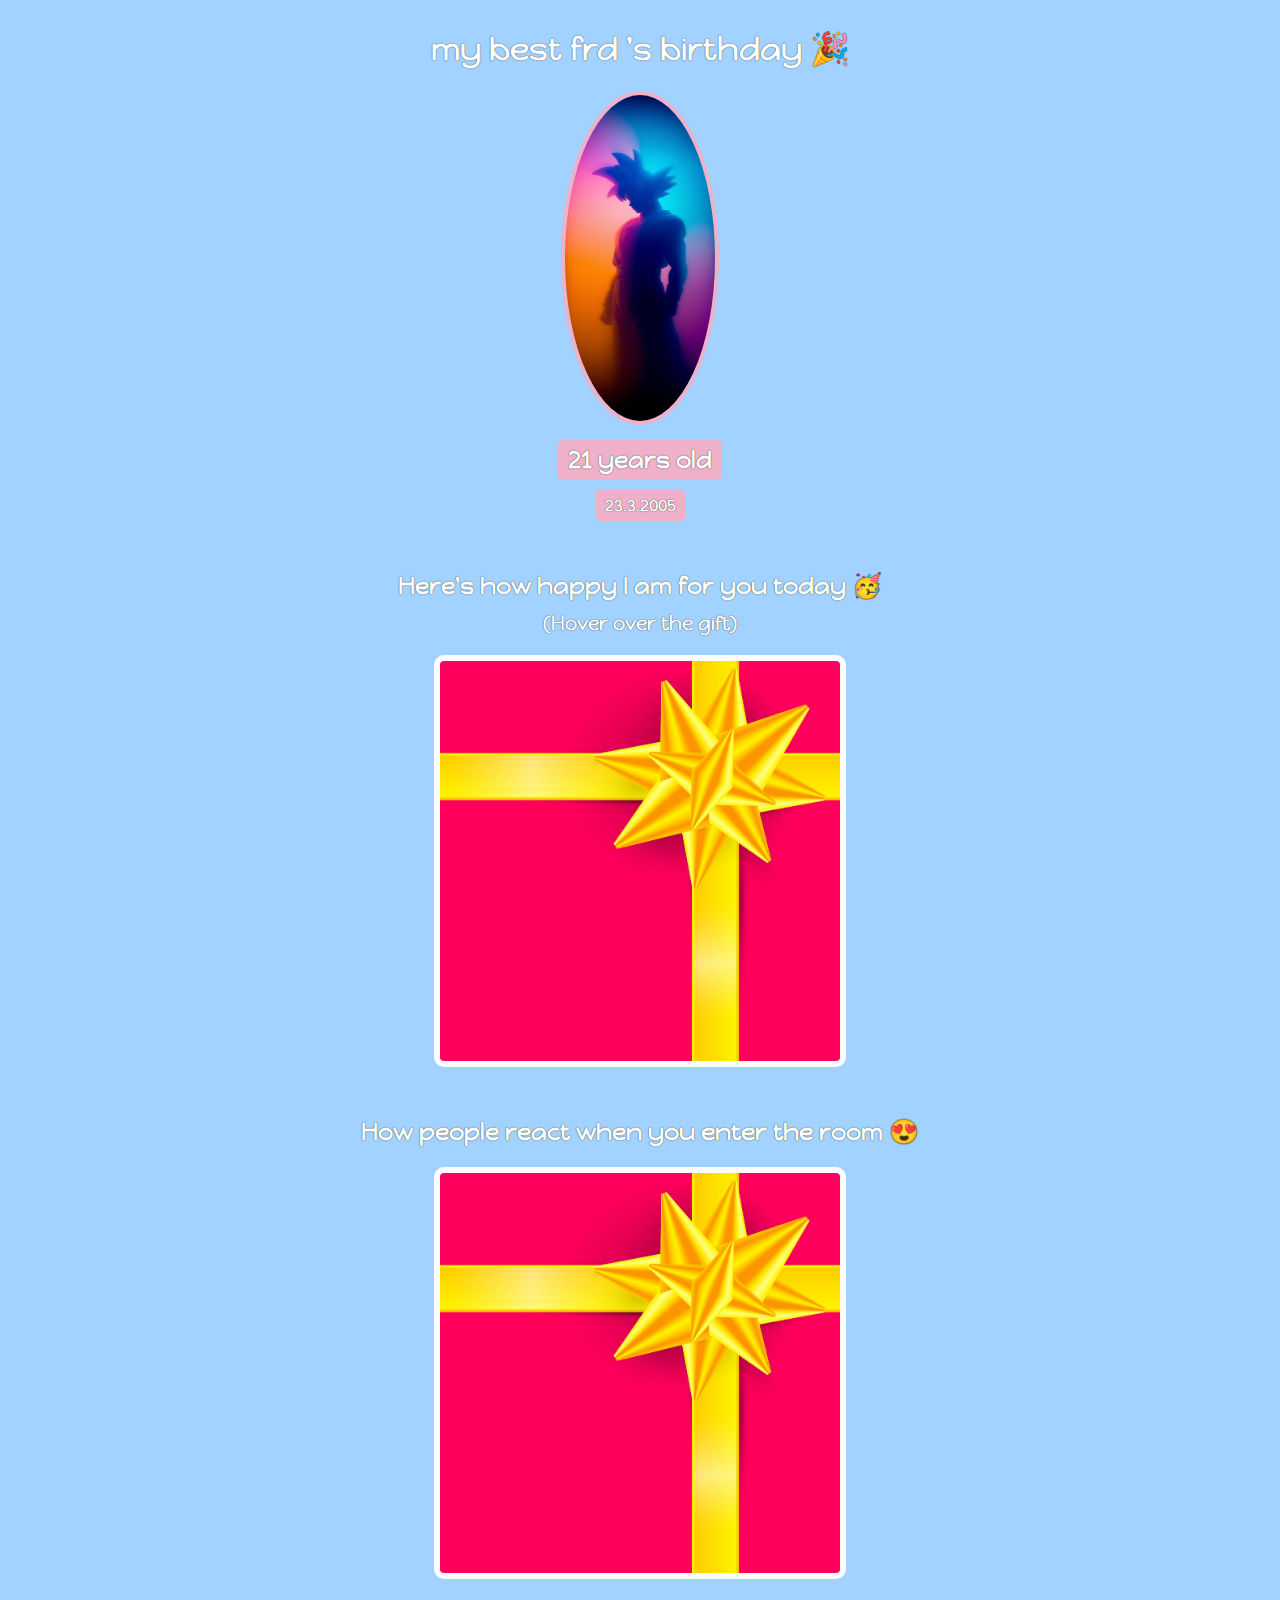
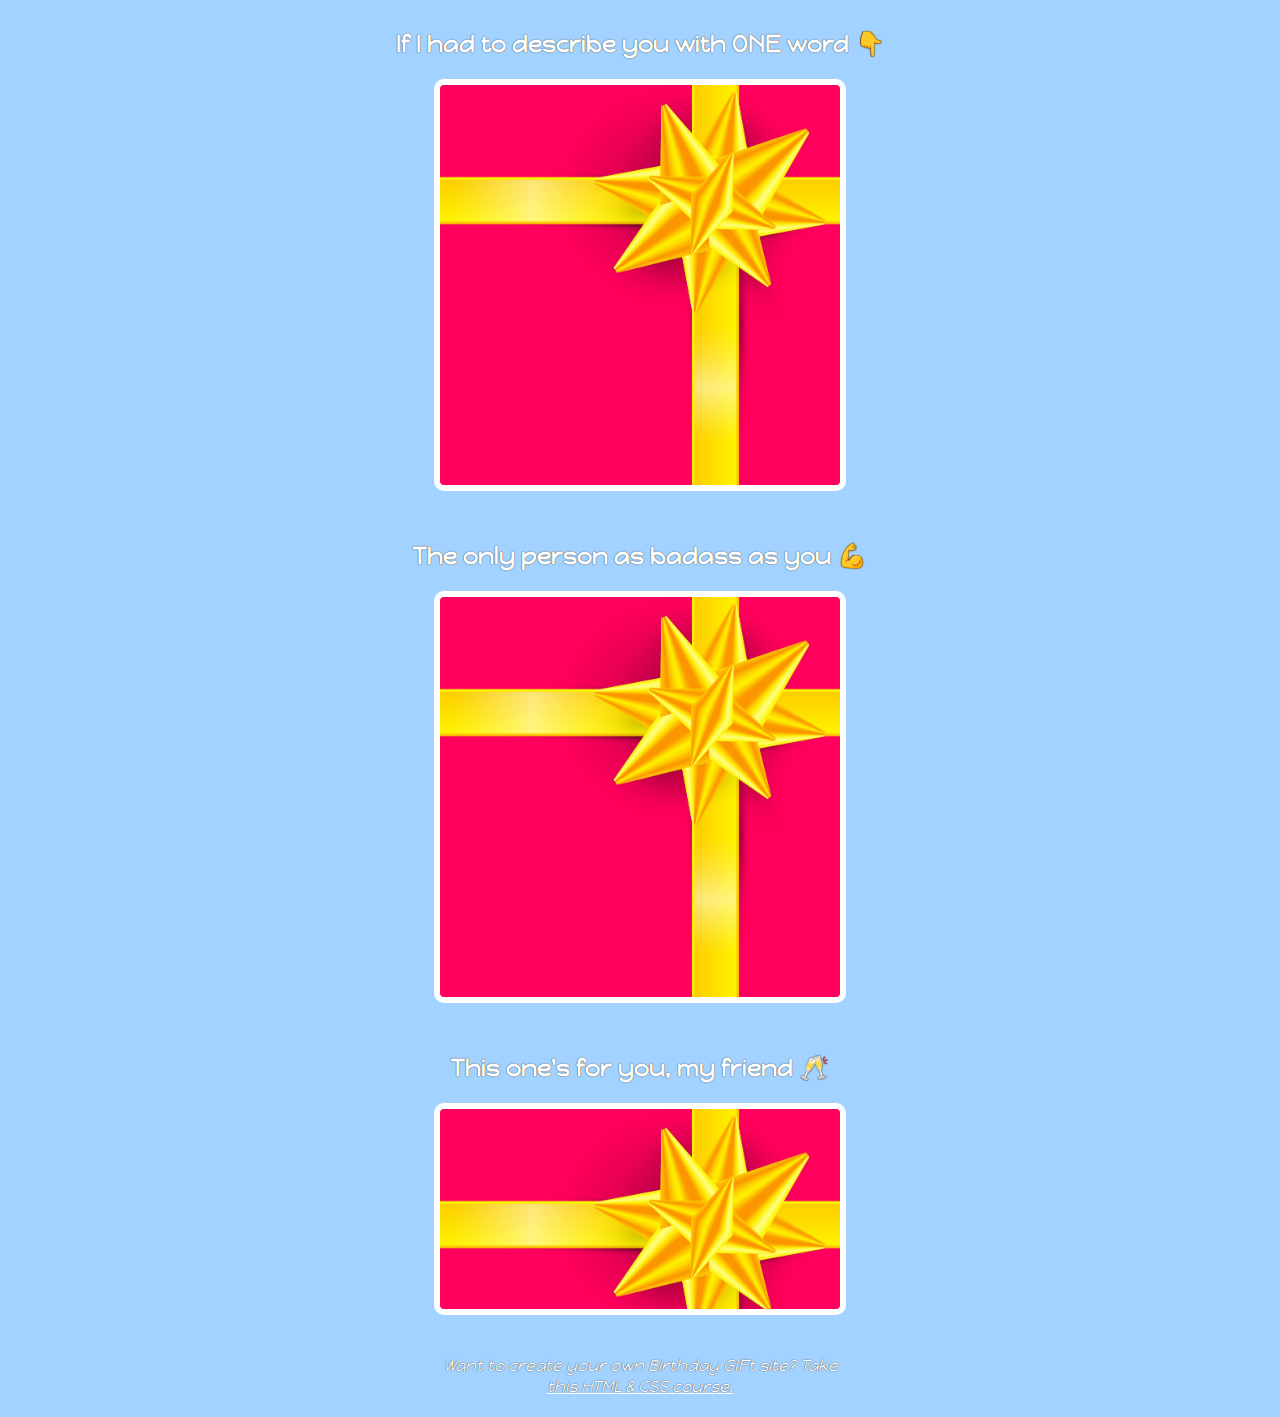
<file: birthdaycard/index.html>
<html>
    <head>
        <link rel="preconnect" href="https://fonts.googleapis.com">
        <link rel="preconnect" href="https://fonts.gstatic.com" crossorigin>
        <link href="https://fonts.googleapis.com/css2?family=Happy+Monkey&display=swap" rel="stylesheet">
        <link rel="stylesheet" href="styles.css">
    </head>
    <body>
        <div id="header">
            <h1>my best frd 's birthday 🎉</h1>
            <img id="bff-img" src="download (4).jpg">
            <h2 id="bday-age">21 years old</h2>
            <h4 id="bday-date">23.3.2005</h4>
        </div>
        
        <div class="gift-section">
            <h2 class="gift-title">Here's how happy I am for you today 🥳</h2>
            <h3 class="gift-hint">(Hover over the gift)</h3>
            <div class="gift-img" id="gift-img-happy"></div>
        </div>
        
        <div class="gift-section">
            <h2 class="gift-title">How people react when you enter the room 😍</h2>
            <div class="gift-img" id="gift-img-hot"></div>
        </div>
        
        <div class="gift-section">
            <h2 class="gift-title">If I had to describe you with ONE word 👇</h2>
            <div class="gift-img" id="gift-img-genius"></div>
        </div>
        
        <div class="gift-section">
            <h2 class="gift-title">The only person as badass as you 💪</h2>
            <div class="gift-img" id="gift-img-badass"></div>
        </div>
        
         <div class="gift-section">
            <h2 class="gift-title">This one's for you, my friend 🥂</h2>
            <div class="gift-img" id="gift-img-cheers"></div>
        </div>
        
        <!-- Add the footer here. -->
        <p id="footer">Want to create your own Birthday GIFt site? Take <a href="#" target="_blank">this HTML & CSS course.</a></p>
        
    </body>
</html>
</file>
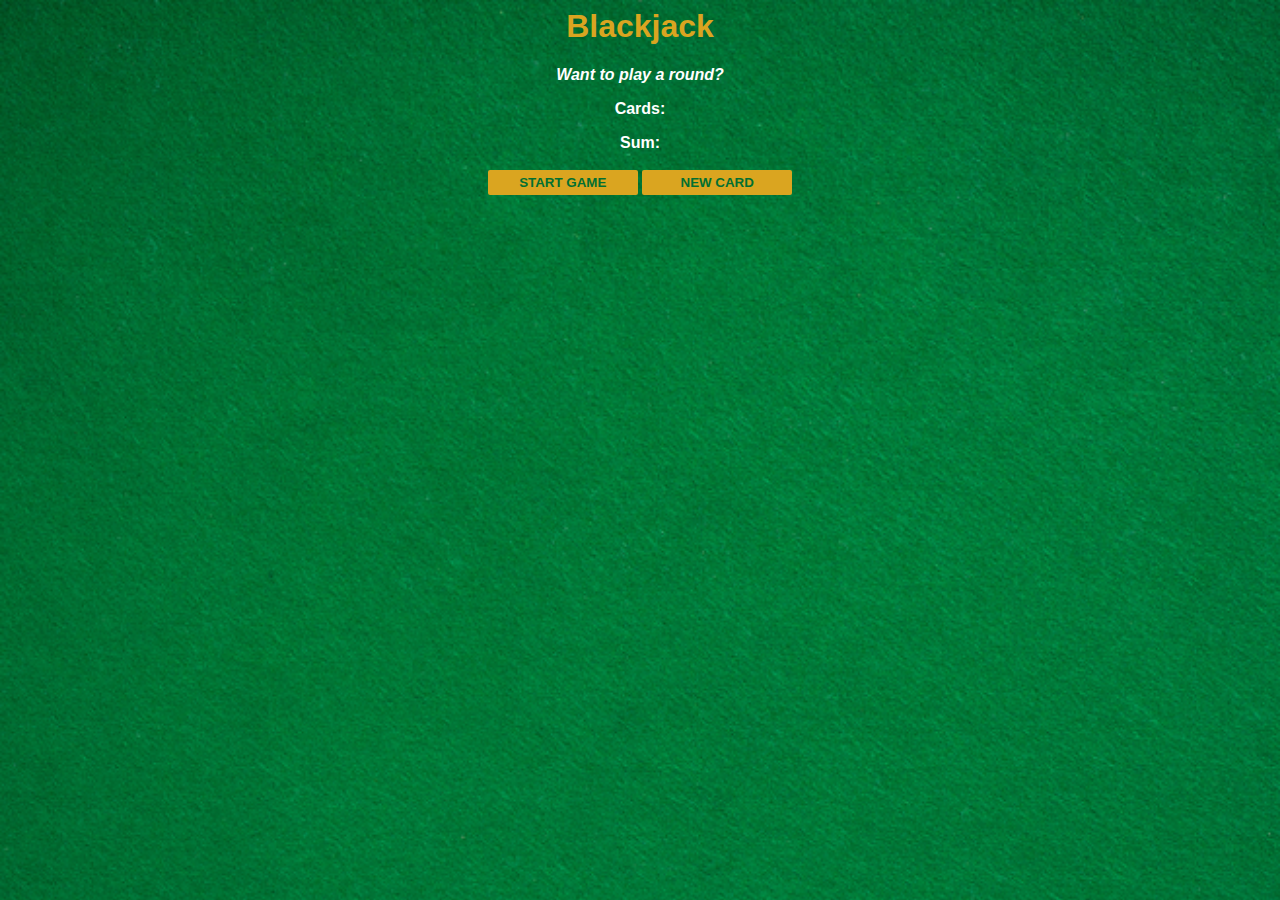
<file: blackjack game/index.html>
<html>
    <head>
        <link rel="stylesheet" href="index.css">
    </head>
    <body>
        <h1>Blackjack</h1>
        <p id="message-el">Want to play a round?</p>
        <p id="cards-el">Cards:</p>
        <p id="sum-el">Sum:</p>
        <button onclick="startGame()">START GAME</button>
        <button onclick="newCard()">NEW CARD</button>
        <script src="index.js"></script>
    </body>
</html>
</file>
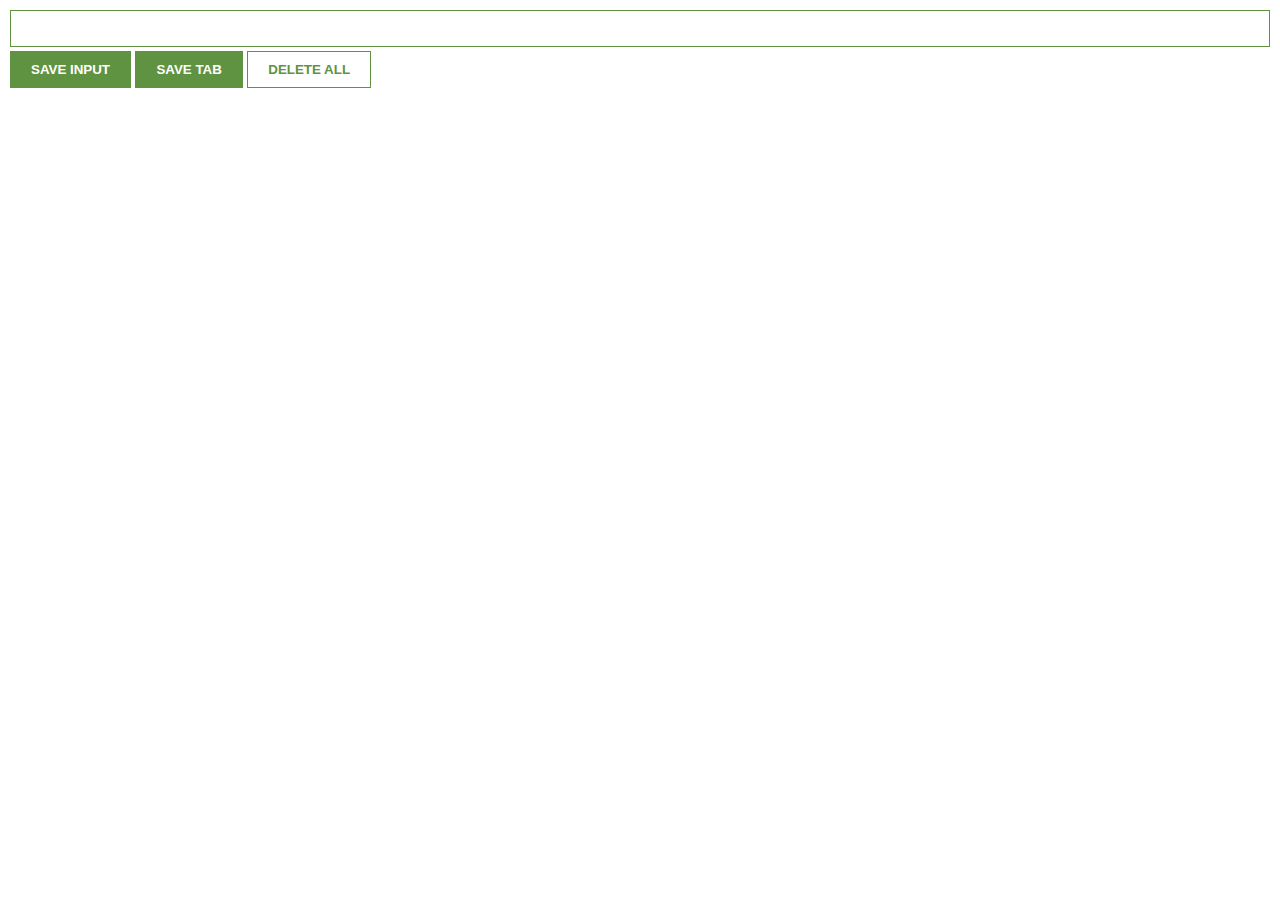
<file: crome extension/index.html>
<html>
    <head>
        <link rel="stylesheet" href="index.css">
    </head>
    <body>
        <input type="text" id="input-el">
        <button id="input-btn">SAVE INPUT</button>
        <button id="tab-btn">SAVE TAB</button>
        <button id="delete-btn">DELETE ALL</button>
        <ul id="ul-el">
        </ul>
        <script src="index.js"></script>
    </body>
</html>
</file>
<file: birthdaycard/styles.css>
body {
    text-align: center;
    font-family: 'Happy Monkey', cursive;
    background: #a2d2ff;
    color: #ffffff;
}

h1, h2, h3, h4, p {
    text-shadow: 0 0 1px black;
}

#bff-img {
    width: 150px;
    border-radius: 50%;
    border: 4px solid #EFB0C9;
    margin-bottom: 10px;
}

#bday-age {
    background: #EFB0C9;
    padding: 5px 10px;
    border-radius: 5px;
    margin: 5px 0 10px 0;
}

#bday-date {
    margin: 0;
    background: #EFB0C9;
    padding: 5px 10px;
    border-radius: 5px;
}

#header {
    display: flex;
    flex-direction: column;
    align-items: center;
}

.gift-section {
    margin-top: 50px;
}

.gift-title {
    margin-bottom: 10px;
}

.gift-hint {
    margin-top: 0;
}

#gift-img-cheers {
    height: 200px;
}

.gift-img {
    margin: 20px auto;
    max-width: 400px;
    height: 400px;
    border: 6px solid white;
    border-radius: 10px;
    background-image: url("gift-cover.jpg");
    background-size: cover;
}

#gift-img-happy:hover {
    background-image: url("happy.gif");
}

#gift-img-hot:hover {
    background-image: url("hot.gif");
}

#gift-img-genius:hover {
    background-image: url("genius.gif");
}

#gift-img-badass:hover {
    background-image: url("badass.gif");
}

#gift-img-cheers:hover {
    background-image: url("cheers.gif");
}

#footer {
    font-style: italic;
    width: 400px;
    margin: 40px auto 20px;
}

a {
    color: white;
}
</file>
<file: blackjack game/index.css>
body {
    font-family: 'Trebuchet MS', 'Lucida Sans Unicode', 'Lucida Grande', Arial, sans-serif;
    background-image: url("table.png");
    background-size: cover;
    font-weight: bold;
    color: white;
    text-align: center;
}

h1 {
    color: goldenrod;
}

#message-el {
    font-style: italic;
}

button {
    color: #016f32;
    width: 150px;
    background: goldenrod;
    padding-top: 5px;
    padding-bottom: 5px;
    font-weight: bold;
    border: none;
    border-radius: 2px;
    margin-bottom: 2px;
    margin-top: 2px;
}
</file>
<file: crome extension/index.css>
body {
    margin: 0;
    padding: 10px;
    font-family: Arial, Helvetica, sans-serif;
    min-width: 400px;
}

input {
    width: 100%;
    padding: 10px;
    box-sizing: border-box;
    border: 1px solid #5f9341;
    margin-bottom: 4px;
}

button {
    background: #5f9341;
    color: white;
    padding: 10px 20px;
    border: 1px solid #5f9341;
    font-weight: bold;
}

#delete-btn {
    background: white;
    color: #5f9341;
}

ul {
    margin-top: 20px;
    list-style: none;
    padding-left: 0;
}

li {
    margin-top: 5px;
}

a {
    color: #5f9341;
}
</file>
